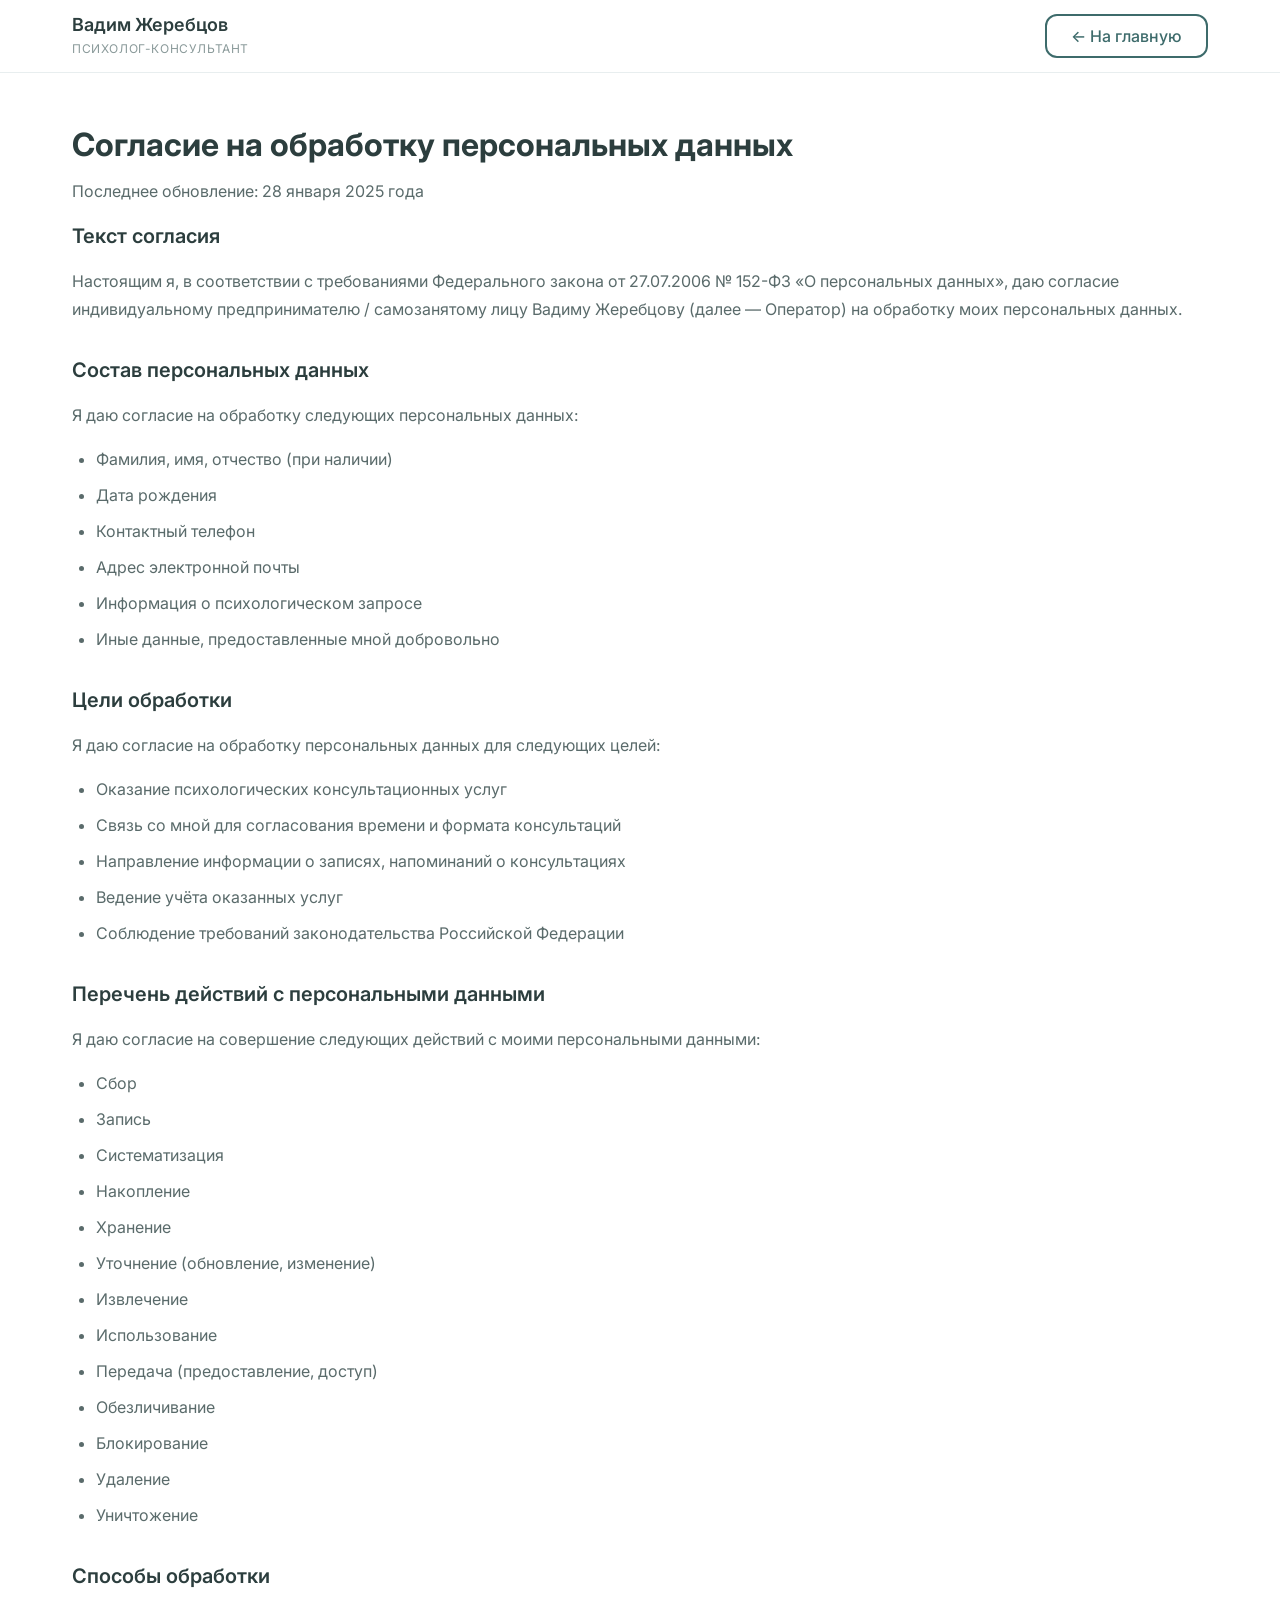
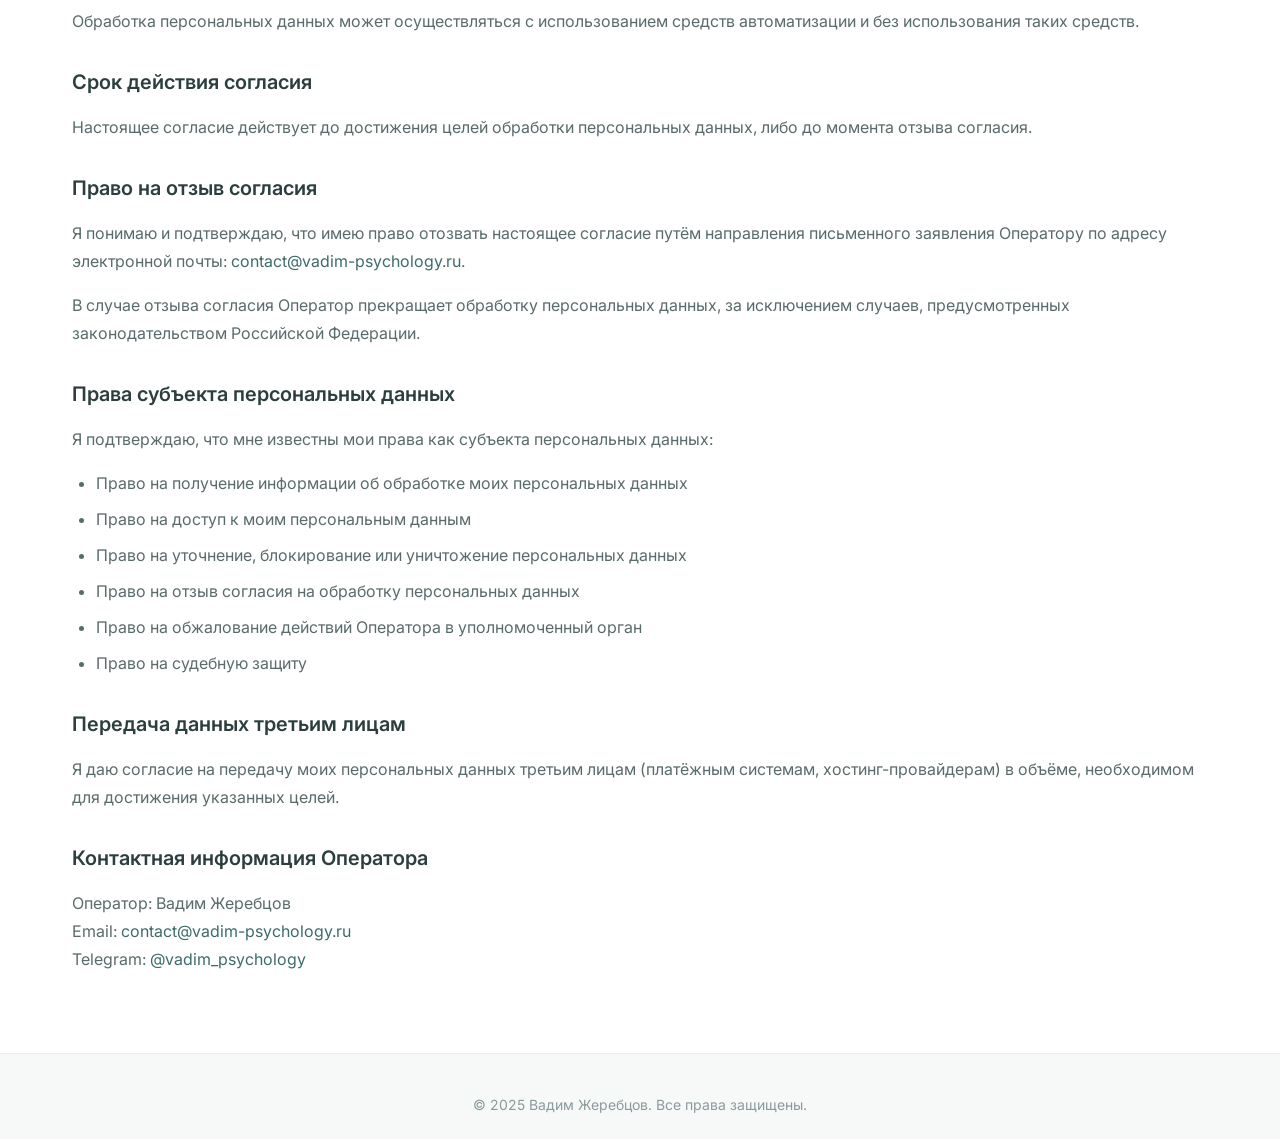
<file: consent.html>
<!DOCTYPE html>
<html lang="ru">
<head>
    <meta charset="UTF-8">
    <meta name="viewport" content="width=device-width, initial-scale=1.0">
    <meta name="description" content="Согласие на обработку персональных данных">
    <meta name="robots" content="noindex, follow">
    <title>Согласие на обработку данных — Вадим Жеребцов</title>
    <link rel="icon" type="image/svg+xml" href="assets/favicon.svg">
    <link rel="preconnect" href="https://fonts.googleapis.com">
    <link rel="preconnect" href="https://fonts.gstatic.com" crossorigin>
    <link href="https://fonts.googleapis.com/css2?family=Inter:wght@300;400;500;600&display=swap" rel="stylesheet">
    <link rel="stylesheet" href="css/styles.css">
</head>
<body class="legal-page">
    <a href="#main-content" class="skip-link">Перейти к основному содержанию</a>
    
    <header class="header" role="banner">
        <div class="container header-container">
            <a href="index.html" class="logo" aria-label="На главную">
                <span class="logo-text">Вадим Жеребцов</span>
                <span class="logo-subtitle">психолог-консультант</span>
            </a>
            <a href="index.html" class="btn btn-secondary">← На главную</a>
        </div>
    </header>
    
    <main id="main-content" class="legal-content">
        <div class="container">
            <h1>Согласие на обработку персональных данных</h1>
            <p class="legal-date">Последнее обновление: 28 января 2025 года</p>
            
            <section>
                <h2>Текст согласия</h2>
                <p>
                    Настоящим я, в соответствии с требованиями Федерального закона от 27.07.2006 № 152-ФЗ 
                    «О персональных данных», даю согласие индивидуальному предпринимателю / самозанятому лицу 
                    Вадиму Жеребцову (далее — Оператор) на обработку моих персональных данных.
                </p>
            </section>
            
            <section>
                <h2>Состав персональных данных</h2>
                <p>Я даю согласие на обработку следующих персональных данных:</p>
                <ul>
                    <li>Фамилия, имя, отчество (при наличии)</li>
                    <li>Дата рождения</li>
                    <li>Контактный телефон</li>
                    <li>Адрес электронной почты</li>
                    <li>Информация о психологическом запросе</li>
                    <li>Иные данные, предоставленные мной добровольно</li>
                </ul>
            </section>
            
            <section>
                <h2>Цели обработки</h2>
                <p>Я даю согласие на обработку персональных данных для следующих целей:</p>
                <ul>
                    <li>Оказание психологических консультационных услуг</li>
                    <li>Связь со мной для согласования времени и формата консультаций</li>
                    <li>Направление информации о записях, напоминаний о консультациях</li>
                    <li>Ведение учёта оказанных услуг</li>
                    <li>Соблюдение требований законодательства Российской Федерации</li>
                </ul>
            </section>
            
            <section>
                <h2>Перечень действий с персональными данными</h2>
                <p>Я даю согласие на совершение следующих действий с моими персональными данными:</p>
                <ul>
                    <li>Сбор</li>
                    <li>Запись</li>
                    <li>Систематизация</li>
                    <li>Накопление</li>
                    <li>Хранение</li>
                    <li>Уточнение (обновление, изменение)</li>
                    <li>Извлечение</li>
                    <li>Использование</li>
                    <li>Передача (предоставление, доступ)</li>
                    <li>Обезличивание</li>
                    <li>Блокирование</li>
                    <li>Удаление</li>
                    <li>Уничтожение</li>
                </ul>
            </section>
            
            <section>
                <h2>Способы обработки</h2>
                <p>
                    Обработка персональных данных может осуществляться с использованием средств автоматизации 
                    и без использования таких средств.
                </p>
            </section>
            
            <section>
                <h2>Срок действия согласия</h2>
                <p>
                    Настоящее согласие действует до достижения целей обработки персональных данных, 
                    либо до момента отзыва согласия.
                </p>
            </section>
            
            <section>
                <h2>Право на отзыв согласия</h2>
                <p>
                    Я понимаю и подтверждаю, что имею право отозвать настоящее согласие путём направления 
                    письменного заявления Оператору по адресу электронной почты: 
                    <a href="mailto:contact@vadim-psychology.ru">contact@vadim-psychology.ru</a>.
                </p>
                <p>
                    В случае отзыва согласия Оператор прекращает обработку персональных данных, 
                    за исключением случаев, предусмотренных законодательством Российской Федерации.
                </p>
            </section>
            
            <section>
                <h2>Права субъекта персональных данных</h2>
                <p>Я подтверждаю, что мне известны мои права как субъекта персональных данных:</p>
                <ul>
                    <li>Право на получение информации об обработке моих персональных данных</li>
                    <li>Право на доступ к моим персональным данным</li>
                    <li>Право на уточнение, блокирование или уничтожение персональных данных</li>
                    <li>Право на отзыв согласия на обработку персональных данных</li>
                    <li>Право на обжалование действий Оператора в уполномоченный орган</li>
                    <li>Право на судебную защиту</li>
                </ul>
            </section>
            
            <section>
                <h2>Передача данных третьим лицам</h2>
                <p>
                    Я даю согласие на передачу моих персональных данных третьим лицам 
                    (платёжным системам, хостинг-провайдерам) в объёме, необходимом для достижения указанных целей.
                </p>
            </section>
            
            <section>
                <h2>Контактная информация Оператора</h2>
                <p>
                    Оператор: Вадим Жеребцов<br>
                    Email: <a href="mailto:contact@vadim-psychology.ru">contact@vadim-psychology.ru</a><br>
                    Telegram: <a href="https://t.me/vadim_psychology">@vadim_psychology</a>
                </p>
            </section>
        </div>
    </main>
    
    <footer class="footer" role="contentinfo">
        <div class="container">
            <div class="footer-bottom">
                <p>© 2025 Вадим Жеребцов. Все права защищены.</p>
            </div>
        </div>
    </footer>
    
    <script src="js/main.js"></script>
</body>
</html>
</file>
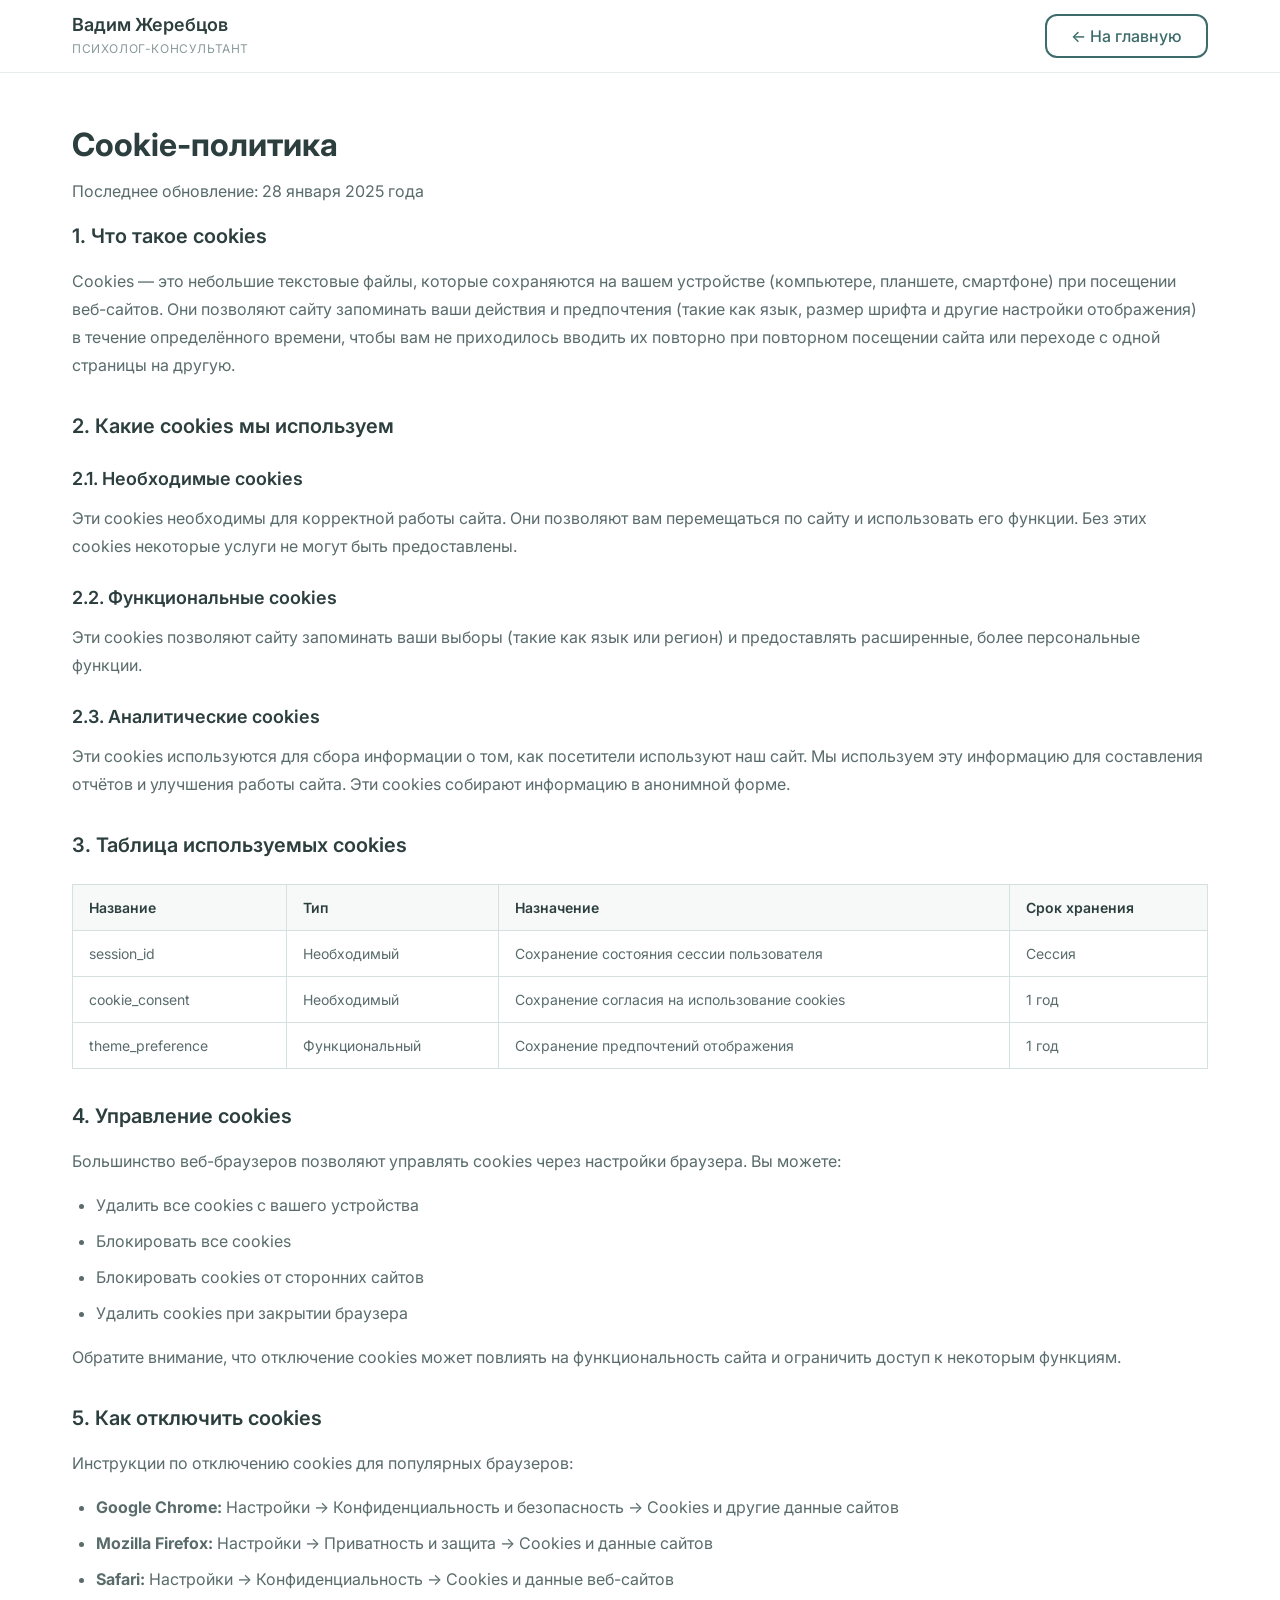
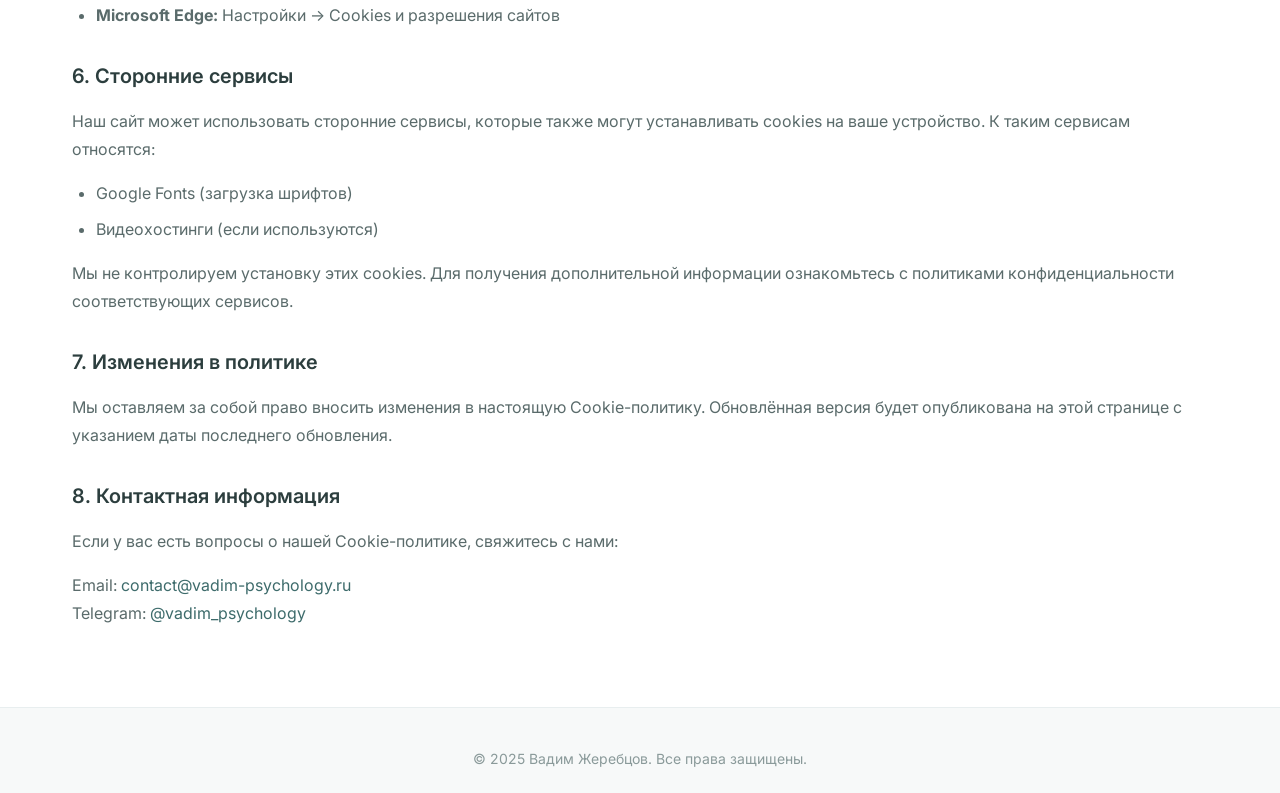
<file: cookies.html>
<!DOCTYPE html>
<html lang="ru">
<head>
    <meta charset="UTF-8">
    <meta name="viewport" content="width=device-width, initial-scale=1.0">
    <meta name="description" content="Политика использования cookies">
    <meta name="robots" content="noindex, follow">
    <title>Cookie-политика — Вадим Жеребцов</title>
    <link rel="icon" type="image/svg+xml" href="assets/favicon.svg">
    <link rel="preconnect" href="https://fonts.googleapis.com">
    <link rel="preconnect" href="https://fonts.gstatic.com" crossorigin>
    <link href="https://fonts.googleapis.com/css2?family=Inter:wght@300;400;500;600&display=swap" rel="stylesheet">
    <link rel="stylesheet" href="css/styles.css">
</head>
<body class="legal-page">
    <a href="#main-content" class="skip-link">Перейти к основному содержанию</a>
    
    <header class="header" role="banner">
        <div class="container header-container">
            <a href="index.html" class="logo" aria-label="На главную">
                <span class="logo-text">Вадим Жеребцов</span>
                <span class="logo-subtitle">психолог-консультант</span>
            </a>
            <a href="index.html" class="btn btn-secondary">← На главную</a>
        </div>
    </header>
    
    <main id="main-content" class="legal-content">
        <div class="container">
            <h1>Cookie-политика</h1>
            <p class="legal-date">Последнее обновление: 28 января 2025 года</p>
            
            <section>
                <h2>1. Что такое cookies</h2>
                <p>
                    Cookies — это небольшие текстовые файлы, которые сохраняются на вашем устройстве 
                    (компьютере, планшете, смартфоне) при посещении веб-сайтов. Они позволяют сайту 
                    запоминать ваши действия и предпочтения (такие как язык, размер шрифта и другие 
                    настройки отображения) в течение определённого времени, чтобы вам не приходилось 
                    вводить их повторно при повторном посещении сайта или переходе с одной страницы на другую.
                </p>
            </section>
            
            <section>
                <h2>2. Какие cookies мы используем</h2>
                
                <h3>2.1. Необходимые cookies</h3>
                <p>
                    Эти cookies необходимы для корректной работы сайта. Они позволяют вам перемещаться 
                    по сайту и использовать его функции. Без этих cookies некоторые услуги не могут быть предоставлены.
                </p>
                
                <h3>2.2. Функциональные cookies</h3>
                <p>
                    Эти cookies позволяют сайту запоминать ваши выборы (такие как язык или регион) 
                    и предоставлять расширенные, более персональные функции.
                </p>
                
                <h3>2.3. Аналитические cookies</h3>
                <p>
                    Эти cookies используются для сбора информации о том, как посетители используют наш сайт. 
                    Мы используем эту информацию для составления отчётов и улучшения работы сайта. 
                    Эти cookies собирают информацию в анонимной форме.
                </p>
            </section>
            
            <section>
                <h2>3. Таблица используемых cookies</h2>
                <table class="cookies-table">
                    <thead>
                        <tr>
                            <th>Название</th>
                            <th>Тип</th>
                            <th>Назначение</th>
                            <th>Срок хранения</th>
                        </tr>
                    </thead>
                    <tbody>
                        <tr>
                            <td>session_id</td>
                            <td>Необходимый</td>
                            <td>Сохранение состояния сессии пользователя</td>
                            <td>Сессия</td>
                        </tr>
                        <tr>
                            <td>cookie_consent</td>
                            <td>Необходимый</td>
                            <td>Сохранение согласия на использование cookies</td>
                            <td>1 год</td>
                        </tr>
                        <tr>
                            <td>theme_preference</td>
                            <td>Функциональный</td>
                            <td>Сохранение предпочтений отображения</td>
                            <td>1 год</td>
                        </tr>
                    </tbody>
                </table>
            </section>
            
            <section>
                <h2>4. Управление cookies</h2>
                <p>
                    Большинство веб-браузеров позволяют управлять cookies через настройки браузера. 
                    Вы можете:
                </p>
                <ul>
                    <li>Удалить все cookies с вашего устройства</li>
                    <li>Блокировать все cookies</li>
                    <li>Блокировать cookies от сторонних сайтов</li>
                    <li>Удалить cookies при закрытии браузера</li>
                </ul>
                <p>
                    Обратите внимание, что отключение cookies может повлиять на функциональность сайта 
                    и ограничить доступ к некоторым функциям.
                </p>
            </section>
            
            <section>
                <h2>5. Как отключить cookies</h2>
                <p>
                    Инструкции по отключению cookies для популярных браузеров:
                </p>
                <ul>
                    <li>
                        <strong>Google Chrome:</strong> Настройки → Конфиденциальность и безопасность → Cookies и другие данные сайтов
                    </li>
                    <li>
                        <strong>Mozilla Firefox:</strong> Настройки → Приватность и защита → Cookies и данные сайтов
                    </li>
                    <li>
                        <strong>Safari:</strong> Настройки → Конфиденциальность → Cookies и данные веб-сайтов
                    </li>
                    <li>
                        <strong>Microsoft Edge:</strong> Настройки → Cookies и разрешения сайтов
                    </li>
                </ul>
            </section>
            
            <section>
                <h2>6. Сторонние сервисы</h2>
                <p>
                    Наш сайт может использовать сторонние сервисы, которые также могут устанавливать cookies 
                    на ваше устройство. К таким сервисам относятся:
                </p>
                <ul>
                    <li>Google Fonts (загрузка шрифтов)</li>
                    <li>Видеохостинги (если используются)</li>
                </ul>
                <p>
                    Мы не контролируем установку этих cookies. Для получения дополнительной информации 
                    ознакомьтесь с политиками конфиденциальности соответствующих сервисов.
                </p>
            </section>
            
            <section>
                <h2>7. Изменения в политике</h2>
                <p>
                    Мы оставляем за собой право вносить изменения в настоящую Cookie-политику. 
                    Обновлённая версия будет опубликована на этой странице с указанием даты последнего обновления.
                </p>
            </section>
            
            <section>
                <h2>8. Контактная информация</h2>
                <p>
                    Если у вас есть вопросы о нашей Cookie-политике, свяжитесь с нами:
                </p>
                <p>
                    Email: <a href="mailto:contact@vadim-psychology.ru">contact@vadim-psychology.ru</a><br>
                    Telegram: <a href="https://t.me/vadim_psychology">@vadim_psychology</a>
                </p>
            </section>
        </div>
    </main>
    
    <footer class="footer" role="contentinfo">
        <div class="container">
            <div class="footer-bottom">
                <p>© 2025 Вадим Жеребцов. Все права защищены.</p>
            </div>
        </div>
    </footer>
    
    <script src="js/main.js"></script>
</body>
</html>
</file>
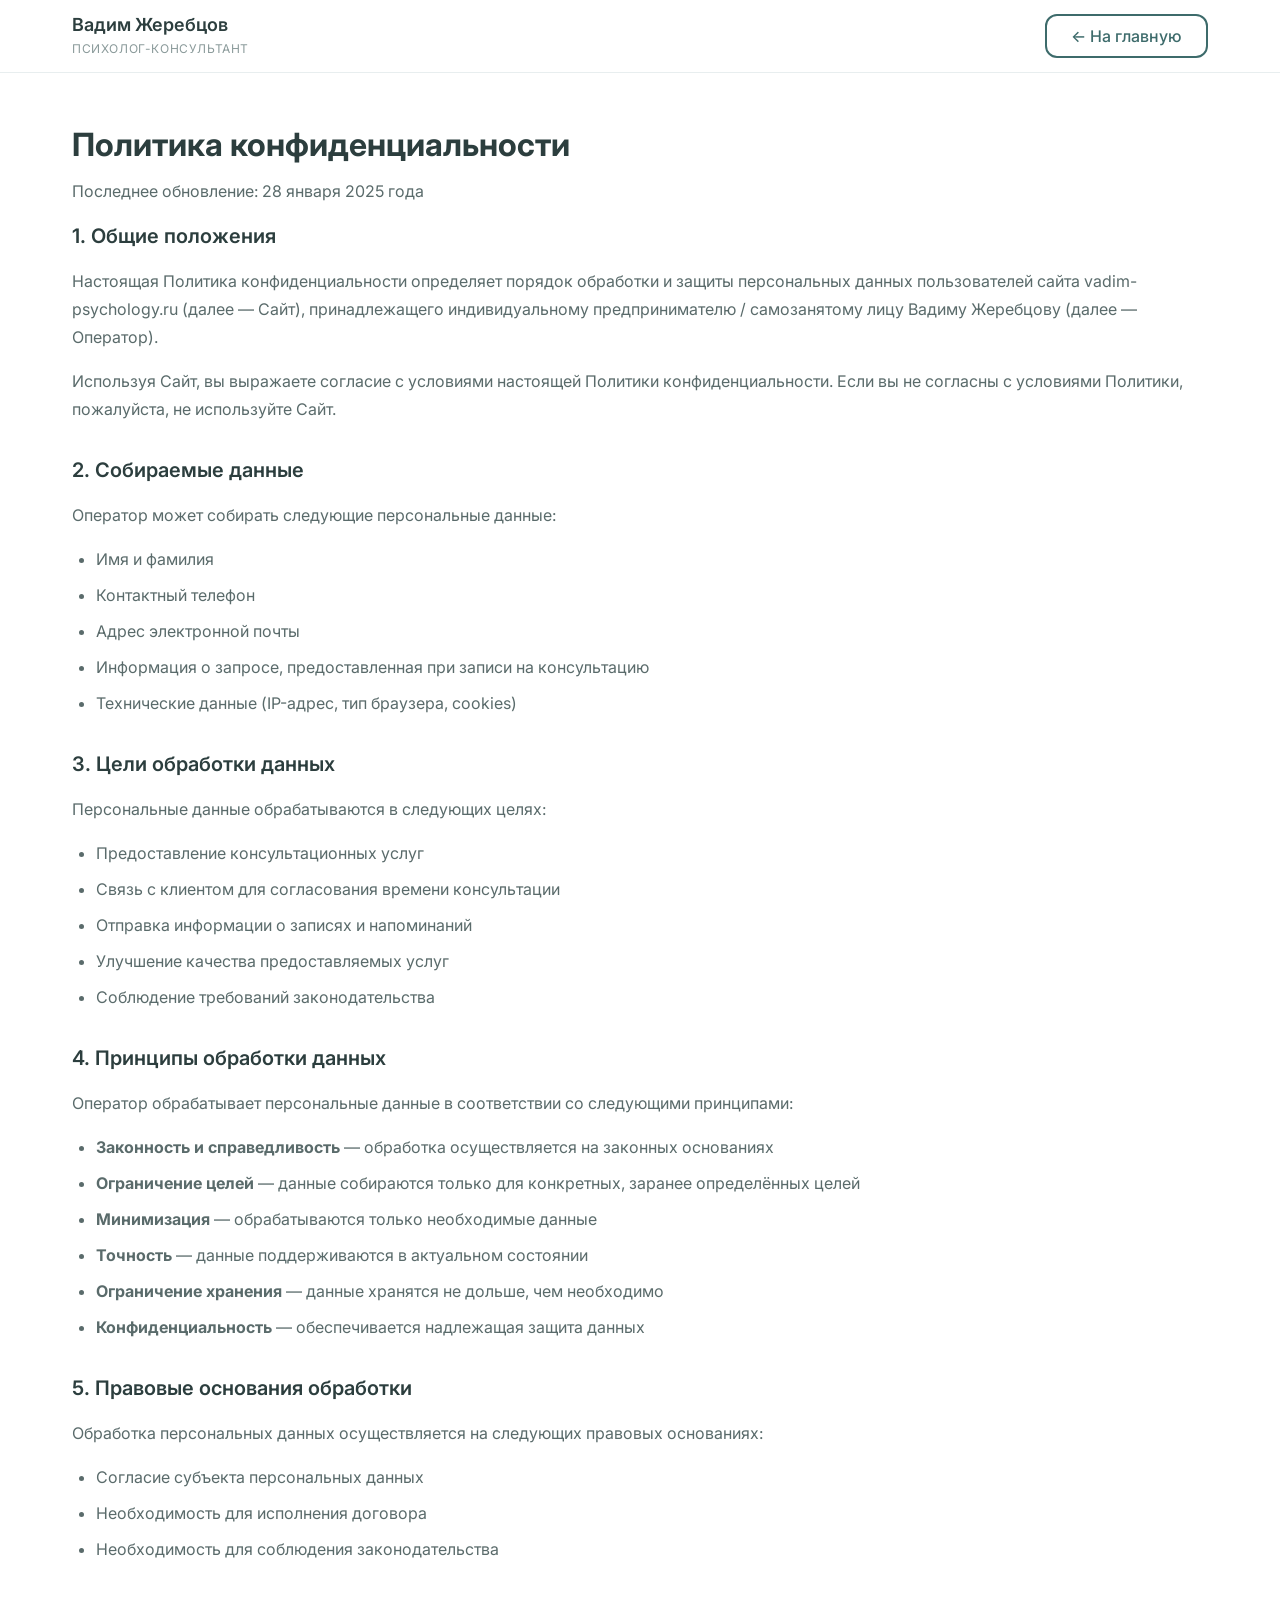
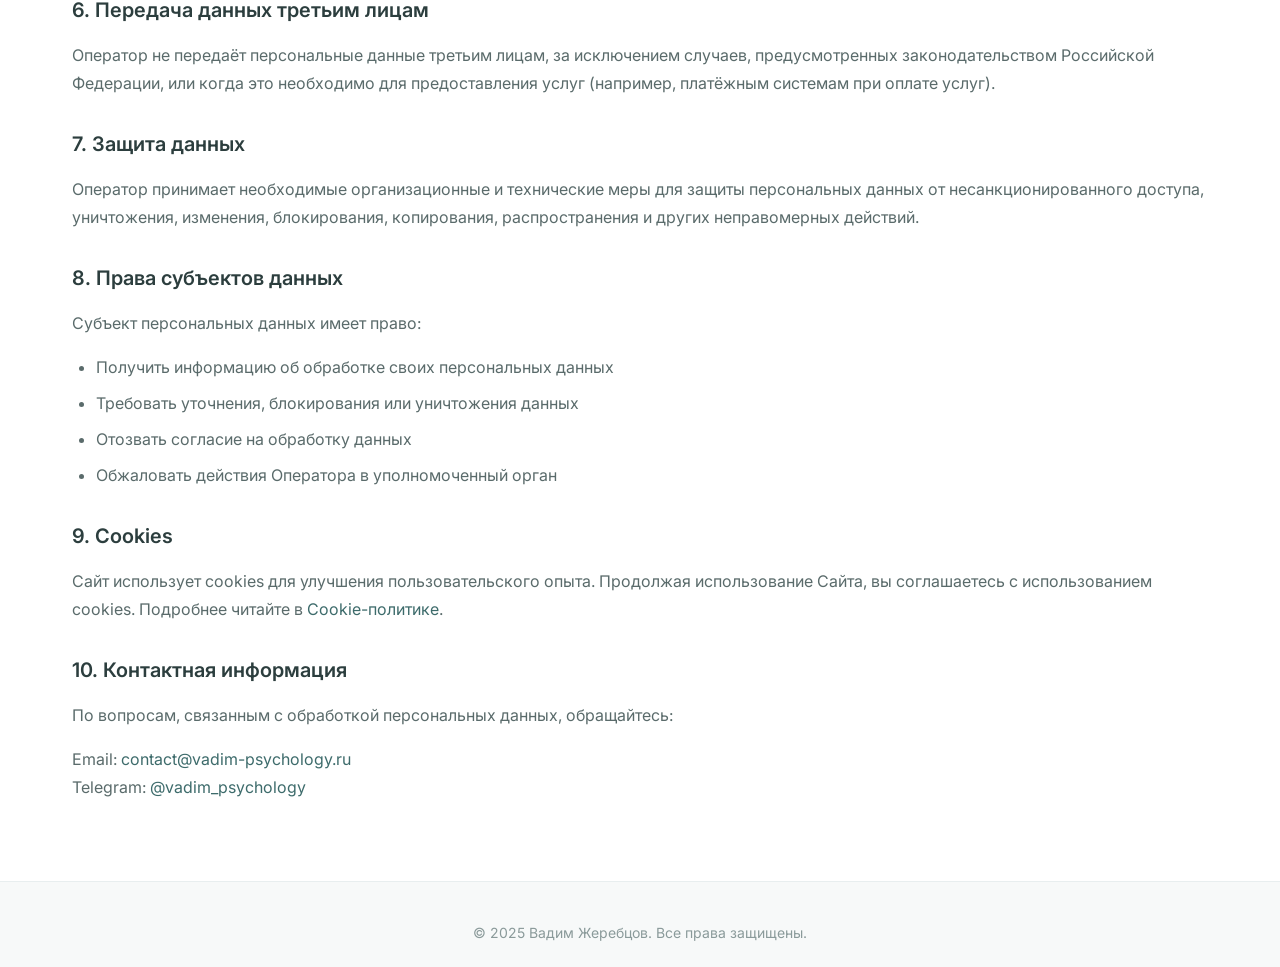
<file: privacy.html>
<!DOCTYPE html>
<html lang="ru">
<head>
    <meta charset="UTF-8">
    <meta name="viewport" content="width=device-width, initial-scale=1.0">
    <meta name="description" content="Политика конфиденциальности психологического консультирования Вадим Жеребцов">
    <meta name="robots" content="noindex, follow">
    <title>Политика конфиденциальности — Вадим Жеребцов</title>
    <link rel="icon" type="image/svg+xml" href="assets/favicon.svg">
    <link rel="preconnect" href="https://fonts.googleapis.com">
    <link rel="preconnect" href="https://fonts.gstatic.com" crossorigin>
    <link href="https://fonts.googleapis.com/css2?family=Inter:wght@300;400;500;600&display=swap" rel="stylesheet">
    <link rel="stylesheet" href="css/styles.css">
</head>
<body class="legal-page">
    <a href="#main-content" class="skip-link">Перейти к основному содержанию</a>
    
    <header class="header" role="banner">
        <div class="container header-container">
            <a href="index.html" class="logo" aria-label="На главную">
                <span class="logo-text">Вадим Жеребцов</span>
                <span class="logo-subtitle">психолог-консультант</span>
            </a>
            <a href="index.html" class="btn btn-secondary">← На главную</a>
        </div>
    </header>
    
    <main id="main-content" class="legal-content">
        <div class="container">
            <h1>Политика конфиденциальности</h1>
            <p class="legal-date">Последнее обновление: 28 января 2025 года</p>
            
            <section>
                <h2>1. Общие положения</h2>
                <p>
                    Настоящая Политика конфиденциальности определяет порядок обработки и защиты персональных данных 
                    пользователей сайта vadim-psychology.ru (далее — Сайт), принадлежащего индивидуальному 
                    предпринимателю / самозанятому лицу Вадиму Жеребцову (далее — Оператор).
                </p>
                <p>
                    Используя Сайт, вы выражаете согласие с условиями настоящей Политики конфиденциальности. 
                    Если вы не согласны с условиями Политики, пожалуйста, не используйте Сайт.
                </p>
            </section>
            
            <section>
                <h2>2. Собираемые данные</h2>
                <p>Оператор может собирать следующие персональные данные:</p>
                <ul>
                    <li>Имя и фамилия</li>
                    <li>Контактный телефон</li>
                    <li>Адрес электронной почты</li>
                    <li>Информация о запросе, предоставленная при записи на консультацию</li>
                    <li>Технические данные (IP-адрес, тип браузера, cookies)</li>
                </ul>
            </section>
            
            <section>
                <h2>3. Цели обработки данных</h2>
                <p>Персональные данные обрабатываются в следующих целях:</p>
                <ul>
                    <li>Предоставление консультационных услуг</li>
                    <li>Связь с клиентом для согласования времени консультации</li>
                    <li>Отправка информации о записях и напоминаний</li>
                    <li>Улучшение качества предоставляемых услуг</li>
                    <li>Соблюдение требований законодательства</li>
                </ul>
            </section>
            
            <section>
                <h2>4. Принципы обработки данных</h2>
                <p>Оператор обрабатывает персональные данные в соответствии со следующими принципами:</p>
                <ul>
                    <li><strong>Законность и справедливость</strong> — обработка осуществляется на законных основаниях</li>
                    <li><strong>Ограничение целей</strong> — данные собираются только для конкретных, заранее определённых целей</li>
                    <li><strong>Минимизация</strong> — обрабатываются только необходимые данные</li>
                    <li><strong>Точность</strong> — данные поддерживаются в актуальном состоянии</li>
                    <li><strong>Ограничение хранения</strong> — данные хранятся не дольше, чем необходимо</li>
                    <li><strong>Конфиденциальность</strong> — обеспечивается надлежащая защита данных</li>
                </ul>
            </section>
            
            <section>
                <h2>5. Правовые основания обработки</h2>
                <p>Обработка персональных данных осуществляется на следующих правовых основаниях:</p>
                <ul>
                    <li>Согласие субъекта персональных данных</li>
                    <li>Необходимость для исполнения договора</li>
                    <li>Необходимость для соблюдения законодательства</li>
                </ul>
            </section>
            
            <section>
                <h2>6. Передача данных третьим лицам</h2>
                <p>
                    Оператор не передаёт персональные данные третьим лицам, за исключением случаев, 
                    предусмотренных законодательством Российской Федерации, или когда это необходимо 
                    для предоставления услуг (например, платёжным системам при оплате услуг).
                </p>
            </section>
            
            <section>
                <h2>7. Защита данных</h2>
                <p>
                    Оператор принимает необходимые организационные и технические меры для защиты персональных данных 
                    от несанкционированного доступа, уничтожения, изменения, блокирования, копирования, 
                    распространения и других неправомерных действий.
                </p>
            </section>
            
            <section>
                <h2>8. Права субъектов данных</h2>
                <p>Субъект персональных данных имеет право:</p>
                <ul>
                    <li>Получить информацию об обработке своих персональных данных</li>
                    <li>Требовать уточнения, блокирования или уничтожения данных</li>
                    <li>Отозвать согласие на обработку данных</li>
                    <li>Обжаловать действия Оператора в уполномоченный орган</li>
                </ul>
            </section>
            
            <section>
                <h2>9. Cookies</h2>
                <p>
                    Сайт использует cookies для улучшения пользовательского опыта. Продолжая использование Сайта, 
                    вы соглашаетесь с использованием cookies. Подробнее читайте в <a href="cookies.html">Cookie-политике</a>.
                </p>
            </section>
            
            <section>
                <h2>10. Контактная информация</h2>
                <p>
                    По вопросам, связанным с обработкой персональных данных, обращайтесь:
                </p>
                <p>
                    Email: <a href="mailto:contact@vadim-psychology.ru">contact@vadim-psychology.ru</a><br>
                    Telegram: <a href="https://t.me/vadim_psychology">@vadim_psychology</a>
                </p>
            </section>
        </div>
    </main>
    
    <footer class="footer" role="contentinfo">
        <div class="container">
            <div class="footer-bottom">
                <p>© 2025 Вадим Жеребцов. Все права защищены.</p>
            </div>
        </div>
    </footer>
    
    <script src="js/main.js"></script>
</body>
</html>
</file>
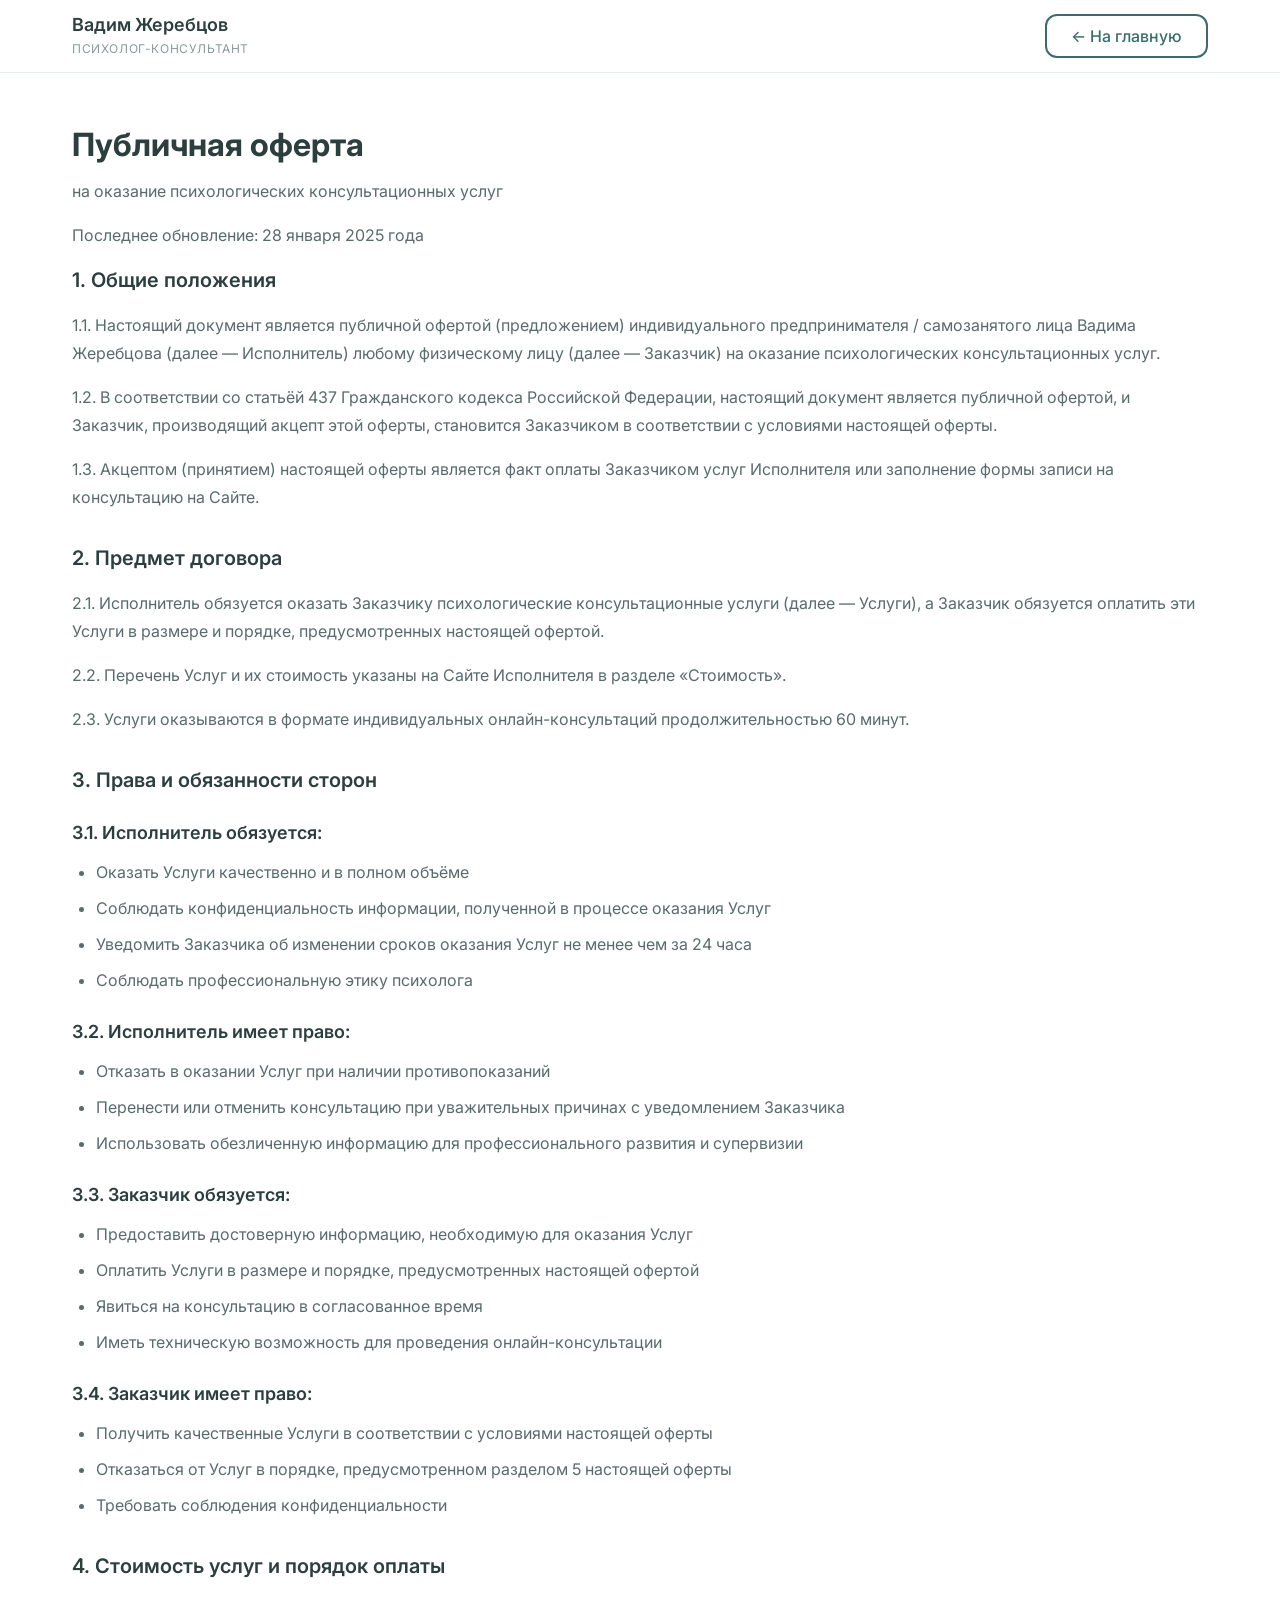
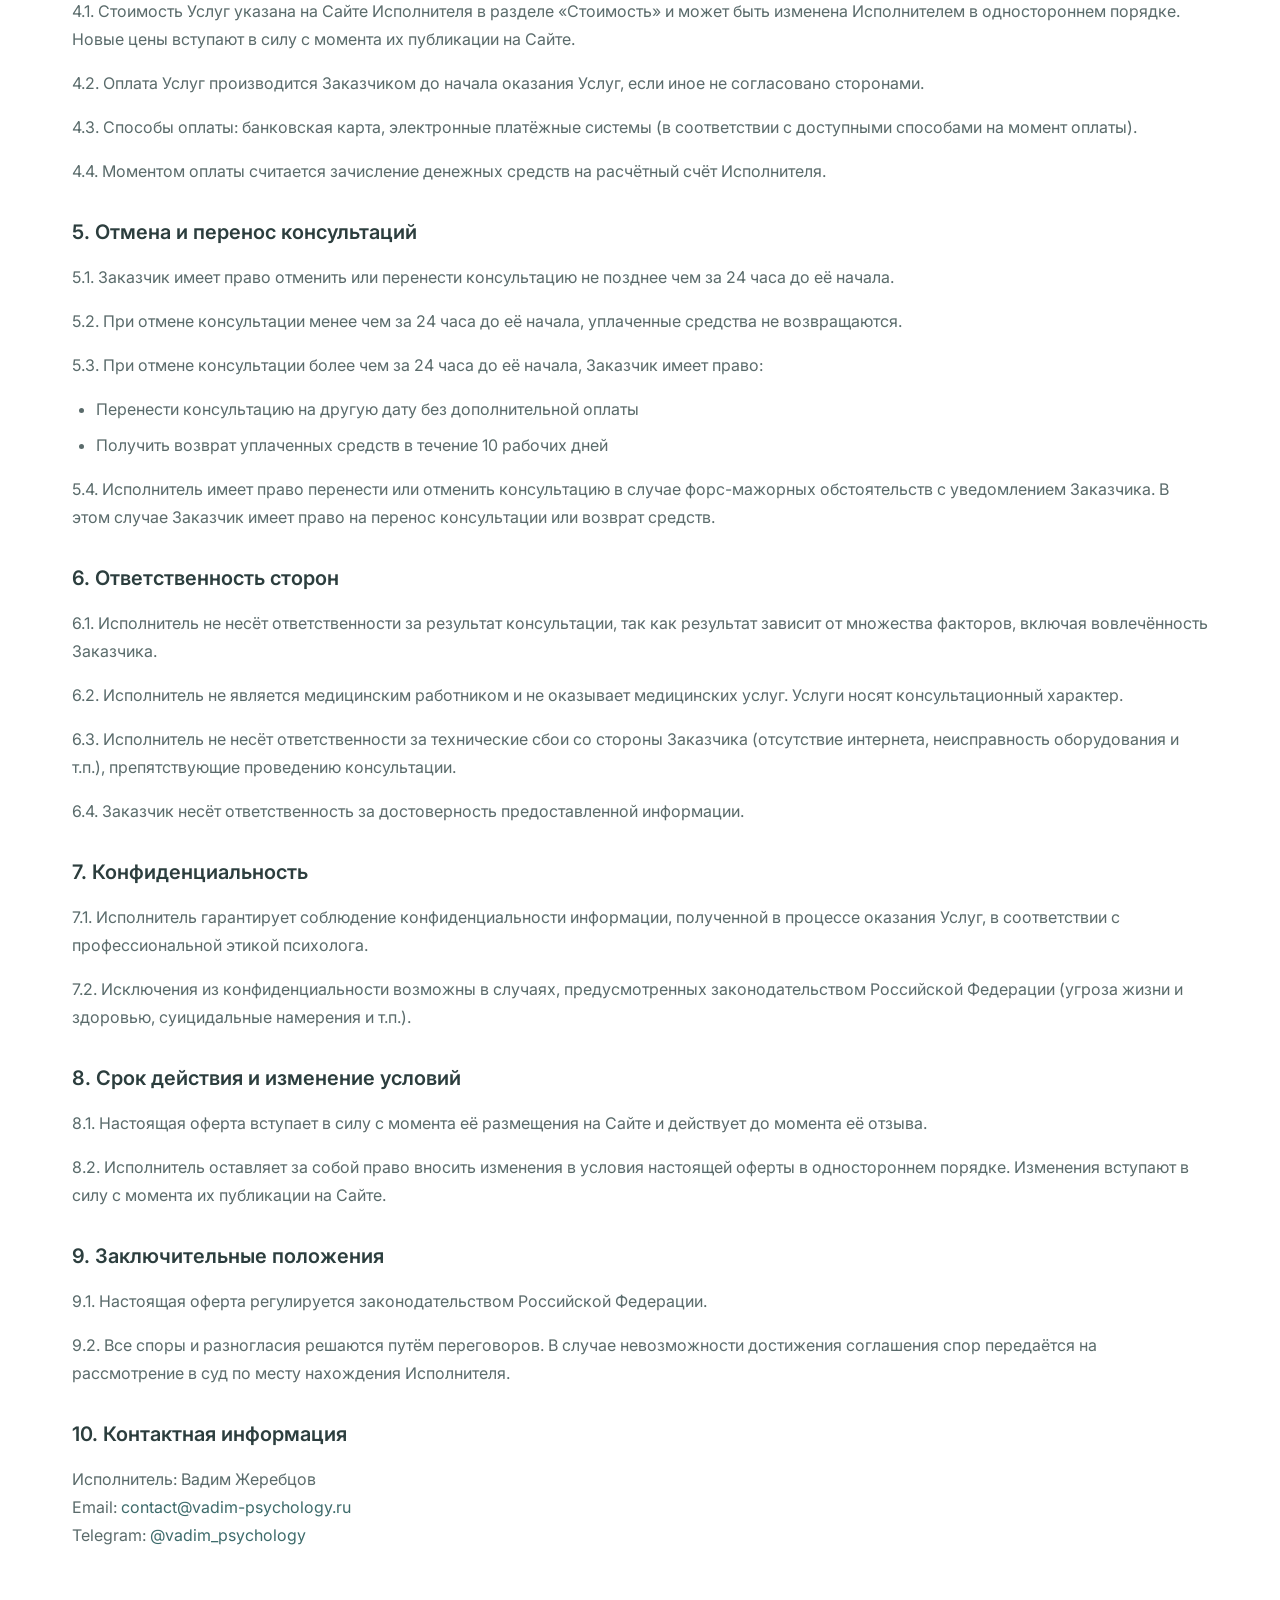
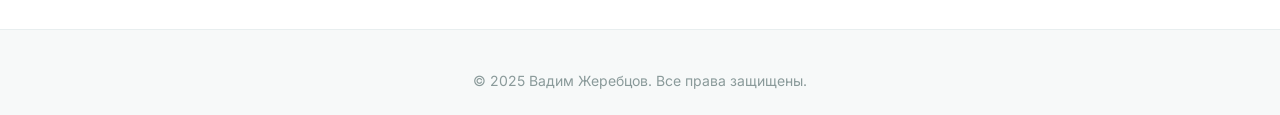
<file: terms.html>
<!DOCTYPE html>
<html lang="ru">
<head>
    <meta charset="UTF-8">
    <meta name="viewport" content="width=device-width, initial-scale=1.0">
    <meta name="description" content="Публичная оферта на оказание психологических консультационных услуг">
    <meta name="robots" content="noindex, follow">
    <title>Публичная оферта — Вадим Жеребцов</title>
    <link rel="icon" type="image/svg+xml" href="assets/favicon.svg">
    <link rel="preconnect" href="https://fonts.googleapis.com">
    <link rel="preconnect" href="https://fonts.gstatic.com" crossorigin>
    <link href="https://fonts.googleapis.com/css2?family=Inter:wght@300;400;500;600&display=swap" rel="stylesheet">
    <link rel="stylesheet" href="css/styles.css">
</head>
<body class="legal-page">
    <a href="#main-content" class="skip-link">Перейти к основному содержанию</a>
    
    <header class="header" role="banner">
        <div class="container header-container">
            <a href="index.html" class="logo" aria-label="На главную">
                <span class="logo-text">Вадим Жеребцов</span>
                <span class="logo-subtitle">психолог-консультант</span>
            </a>
            <a href="index.html" class="btn btn-secondary">← На главную</a>
        </div>
    </header>
    
    <main id="main-content" class="legal-content">
        <div class="container">
            <h1>Публичная оферта</h1>
            <p class="legal-date">на оказание психологических консультационных услуг</p>
            <p class="legal-date">Последнее обновление: 28 января 2025 года</p>
            
            <section>
                <h2>1. Общие положения</h2>
                <p>
                    1.1. Настоящий документ является публичной офертой (предложением) индивидуального предпринимателя 
                    / самозанятого лица Вадима Жеребцова (далее — Исполнитель) любому физическому лицу 
                    (далее — Заказчик) на оказание психологических консультационных услуг.
                </p>
                <p>
                    1.2. В соответствии со статьёй 437 Гражданского кодекса Российской Федерации, 
                    настоящий документ является публичной офертой, и Заказчик, производящий акцепт этой оферты, 
                    становится Заказчиком в соответствии с условиями настоящей оферты.
                </p>
                <p>
                    1.3. Акцептом (принятием) настоящей оферты является факт оплаты Заказчиком услуг Исполнителя 
                    или заполнение формы записи на консультацию на Сайте.
                </p>
            </section>
            
            <section>
                <h2>2. Предмет договора</h2>
                <p>
                    2.1. Исполнитель обязуется оказать Заказчику психологические консультационные услуги 
                    (далее — Услуги), а Заказчик обязуется оплатить эти Услуги в размере и порядке, 
                    предусмотренных настоящей офертой.
                </p>
                <p>
                    2.2. Перечень Услуг и их стоимость указаны на Сайте Исполнителя в разделе «Стоимость».
                </p>
                <p>
                    2.3. Услуги оказываются в формате индивидуальных онлайн-консультаций продолжительностью 60 минут.
                </p>
            </section>
            
            <section>
                <h2>3. Права и обязанности сторон</h2>
                
                <h3>3.1. Исполнитель обязуется:</h3>
                <ul>
                    <li>Оказать Услуги качественно и в полном объёме</li>
                    <li>Соблюдать конфиденциальность информации, полученной в процессе оказания Услуг</li>
                    <li>Уведомить Заказчика об изменении сроков оказания Услуг не менее чем за 24 часа</li>
                    <li>Соблюдать профессиональную этику психолога</li>
                </ul>
                
                <h3>3.2. Исполнитель имеет право:</h3>
                <ul>
                    <li>Отказать в оказании Услуг при наличии противопоказаний</li>
                    <li>Перенести или отменить консультацию при уважительных причинах с уведомлением Заказчика</li>
                    <li>Использовать обезличенную информацию для профессионального развития и супервизии</li>
                </ul>
                
                <h3>3.3. Заказчик обязуется:</h3>
                <ul>
                    <li>Предоставить достоверную информацию, необходимую для оказания Услуг</li>
                    <li>Оплатить Услуги в размере и порядке, предусмотренных настоящей офертой</li>
                    <li>Явиться на консультацию в согласованное время</li>
                    <li>Иметь техническую возможность для проведения онлайн-консультации</li>
                </ul>
                
                <h3>3.4. Заказчик имеет право:</h3>
                <ul>
                    <li>Получить качественные Услуги в соответствии с условиями настоящей оферты</li>
                    <li>Отказаться от Услуг в порядке, предусмотренном разделом 5 настоящей оферты</li>
                    <li>Требовать соблюдения конфиденциальности</li>
                </ul>
            </section>
            
            <section>
                <h2>4. Стоимость услуг и порядок оплаты</h2>
                <p>
                    4.1. Стоимость Услуг указана на Сайте Исполнителя в разделе «Стоимость» и может быть изменена 
                    Исполнителем в одностороннем порядке. Новые цены вступают в силу с момента их публикации на Сайте.
                </p>
                <p>
                    4.2. Оплата Услуг производится Заказчиком до начала оказания Услуг, если иное не согласовано сторонами.
                </p>
                <p>
                    4.3. Способы оплаты: банковская карта, электронные платёжные системы (в соответствии с доступными способами на момент оплаты).
                </p>
                <p>
                    4.4. Моментом оплаты считается зачисление денежных средств на расчётный счёт Исполнителя.
                </p>
            </section>
            
            <section>
                <h2>5. Отмена и перенос консультаций</h2>
                <p>
                    5.1. Заказчик имеет право отменить или перенести консультацию не позднее чем за 24 часа до её начала.
                </p>
                <p>
                    5.2. При отмене консультации менее чем за 24 часа до её начала, уплаченные средства не возвращаются.
                </p>
                <p>
                    5.3. При отмене консультации более чем за 24 часа до её начала, Заказчик имеет право:
                </p>
                <ul>
                    <li>Перенести консультацию на другую дату без дополнительной оплаты</li>
                    <li>Получить возврат уплаченных средств в течение 10 рабочих дней</li>
                </ul>
                <p>
                    5.4. Исполнитель имеет право перенести или отменить консультацию в случае форс-мажорных обстоятельств 
                    с уведомлением Заказчика. В этом случае Заказчик имеет право на перенос консультации или возврат средств.
                </p>
            </section>
            
            <section>
                <h2>6. Ответственность сторон</h2>
                <p>
                    6.1. Исполнитель не несёт ответственности за результат консультации, 
                    так как результат зависит от множества факторов, включая вовлечённость Заказчика.
                </p>
                <p>
                    6.2. Исполнитель не является медицинским работником и не оказывает медицинских услуг. 
                    Услуги носят консультационный характер.
                </p>
                <p>
                    6.3. Исполнитель не несёт ответственности за технические сбои со стороны Заказчика 
                    (отсутствие интернета, неисправность оборудования и т.п.), препятствующие проведению консультации.
                </p>
                <p>
                    6.4. Заказчик несёт ответственность за достоверность предоставленной информации.
                </p>
            </section>
            
            <section>
                <h2>7. Конфиденциальность</h2>
                <p>
                    7.1. Исполнитель гарантирует соблюдение конфиденциальности информации, 
                    полученной в процессе оказания Услуг, в соответствии с профессиональной этикой психолога.
                </p>
                <p>
                    7.2. Исключения из конфиденциальности возможны в случаях, предусмотренных законодательством 
                    Российской Федерации (угроза жизни и здоровью, суицидальные намерения и т.п.).
                </p>
            </section>
            
            <section>
                <h2>8. Срок действия и изменение условий</h2>
                <p>
                    8.1. Настоящая оферта вступает в силу с момента её размещения на Сайте и действует до момента её отзыва.
                </p>
                <p>
                    8.2. Исполнитель оставляет за собой право вносить изменения в условия настоящей оферты 
                    в одностороннем порядке. Изменения вступают в силу с момента их публикации на Сайте.
                </p>
            </section>
            
            <section>
                <h2>9. Заключительные положения</h2>
                <p>
                    9.1. Настоящая оферта регулируется законодательством Российской Федерации.
                </p>
                <p>
                    9.2. Все споры и разногласия решаются путём переговоров. В случае невозможности достижения соглашения 
                    спор передаётся на рассмотрение в суд по месту нахождения Исполнителя.
                </p>
            </section>
            
            <section>
                <h2>10. Контактная информация</h2>
                <p>
                    Исполнитель: Вадим Жеребцов<br>
                    Email: <a href="mailto:contact@vadim-psychology.ru">contact@vadim-psychology.ru</a><br>
                    Telegram: <a href="https://t.me/vadim_psychology">@vadim_psychology</a>
                </p>
            </section>
        </div>
    </main>
    
    <footer class="footer" role="contentinfo">
        <div class="container">
            <div class="footer-bottom">
                <p>© 2025 Вадим Жеребцов. Все права защищены.</p>
            </div>
        </div>
    </footer>
    
    <script src="js/main.js"></script>
</body>
</html>
</file>
<file: css/styles.css>
/* ========================================
   VADIM PSYCHOLOGY - MAIN STYLES
   Professional, bank-friendly, VTB-ready
   ======================================== */

/* CSS Variables */
:root {
    /* Colors - Calm, professional palette */
    --color-primary: #3D6B6B;
    --color-primary-dark: #2A4A4A;
    --color-primary-light: #5A8A8A;
    --color-accent: #4A7C7C;
    
    --color-bg: #FFFFFF;
    --color-bg-alt: #F7F9F9;
    --color-bg-dark: #E8EEEF;
    
    --color-text: #2C3E3E;
    --color-text-light: #5A6B6B;
    --color-text-muted: #8A9A9A;
    
    --color-border: #D5E0E0;
    --color-border-light: #E8EEEF;
    
    --color-success: #4A7C59;
    --color-warning: #C9A227;
    --color-error: #B85450;
    
    /* Typography */
    --font-family: 'Inter', -apple-system, BlinkMacSystemFont, 'Segoe UI', Roboto, sans-serif;
    --font-size-xs: 0.75rem;
    --font-size-sm: 0.875rem;
    --font-size-base: 1rem;
    --font-size-lg: 1.125rem;
    --font-size-xl: 1.25rem;
    --font-size-2xl: 1.5rem;
    --font-size-3xl: 2rem;
    --font-size-4xl: 2.5rem;
    --font-size-5xl: 3rem;
    
    --font-weight-light: 300;
    --font-weight-normal: 400;
    --font-weight-medium: 500;
    --font-weight-semibold: 600;
    --font-weight-bold: 700;
    
    --line-height-tight: 1.25;
    --line-height-normal: 1.5;
    --line-height-relaxed: 1.75;
    
    /* Spacing */
    --space-1: 0.25rem;
    --space-2: 0.5rem;
    --space-3: 0.75rem;
    --space-4: 1rem;
    --space-5: 1.25rem;
    --space-6: 1.5rem;
    --space-8: 2rem;
    --space-10: 2.5rem;
    --space-12: 3rem;
    --space-16: 4rem;
    --space-20: 5rem;
    --space-24: 6rem;
    
    /* Border radius */
    --radius-sm: 0.25rem;
    --radius-md: 0.5rem;
    --radius-lg: 0.75rem;
    --radius-xl: 1rem;
    --radius-full: 9999px;
    
    /* Shadows */
    --shadow-sm: 0 1px 2px rgba(0, 0, 0, 0.05);
    --shadow-md: 0 4px 6px -1px rgba(0, 0, 0, 0.1), 0 2px 4px -1px rgba(0, 0, 0, 0.06);
    --shadow-lg: 0 10px 15px -3px rgba(0, 0, 0, 0.1), 0 4px 6px -2px rgba(0, 0, 0, 0.05);
    --shadow-xl: 0 20px 25px -5px rgba(0, 0, 0, 0.1), 0 10px 10px -5px rgba(0, 0, 0, 0.04);
    
    /* Transitions */
    --transition-fast: 150ms ease;
    --transition-base: 250ms ease;
    --transition-slow: 350ms ease;
    
    /* Container */
    --container-max: 1200px;
    --container-padding: var(--space-4);
}

/* Reset & Base */
*, *::before, *::after {
    box-sizing: border-box;
    margin: 0;
    padding: 0;
}

html {
    scroll-behavior: smooth;
    -webkit-text-size-adjust: 100%;
    -webkit-font-smoothing: antialiased;
    -moz-osx-font-smoothing: grayscale;
}

@media (prefers-reduced-motion: reduce) {
    html {
        scroll-behavior: auto;
    }
    
    *, *::before, *::after {
        animation-duration: 0.01ms !important;
        animation-iteration-count: 1 !important;
        transition-duration: 0.01ms !important;
    }
}

body {
    font-family: var(--font-family);
    font-size: var(--font-size-base);
    font-weight: var(--font-weight-normal);
    line-height: var(--line-height-normal);
    color: var(--color-text);
    background-color: var(--color-bg);
}

img {
    max-width: 100%;
    height: auto;
    display: block;
}

a {
    color: var(--color-primary);
    text-decoration: none;
    transition: color var(--transition-fast);
}

a:hover {
    color: var(--color-primary-dark);
}

a:focus-visible {
    outline: 2px solid var(--color-primary);
    outline-offset: 2px;
}

button {
    font-family: inherit;
    cursor: pointer;
    border: none;
    background: none;
}

ul, ol {
    list-style: none;
}

/* Skip Link (Accessibility) */
.skip-link {
    position: absolute;
    top: -100%;
    left: 50%;
    transform: translateX(-50%);
    padding: var(--space-3) var(--space-6);
    background: var(--color-primary);
    color: white;
    font-weight: var(--font-weight-medium);
    border-radius: var(--radius-md);
    z-index: 9999;
    transition: top var(--transition-fast);
}

.skip-link:focus {
    top: var(--space-4);
}

/* Container */
.container {
    width: 100%;
    max-width: var(--container-max);
    margin: 0 auto;
    padding-left: var(--container-padding);
    padding-right: var(--container-padding);
}

/* Buttons */
.btn {
    display: inline-flex;
    align-items: center;
    justify-content: center;
    gap: var(--space-2);
    padding: var(--space-3) var(--space-6);
    font-size: var(--font-size-base);
    font-weight: var(--font-weight-medium);
    line-height: 1;
    border-radius: var(--radius-lg);
    transition: all var(--transition-fast);
    text-align: center;
}

.btn:disabled {
    opacity: 0.6;
    cursor: not-allowed;
}

.btn-primary {
    background-color: var(--color-primary);
    color: white;
}

.btn-primary:hover:not(:disabled) {
    background-color: var(--color-primary-dark);
    color: white;
}

.btn-secondary {
    background-color: transparent;
    color: var(--color-primary);
    border: 2px solid var(--color-primary);
}

.btn-secondary:hover:not(:disabled) {
    background-color: var(--color-primary);
    color: white;
}

.btn-large {
    padding: var(--space-4) var(--space-8);
    font-size: var(--font-size-lg);
}

/* Header */
.header {
    position: sticky;
    top: 0;
    background-color: var(--color-bg);
    border-bottom: 1px solid var(--color-border-light);
    z-index: 100;
}

.header-container {
    display: flex;
    align-items: center;
    justify-content: space-between;
    height: 72px;
}

.logo {
    display: flex;
    flex-direction: column;
    gap: var(--space-1);
}

.logo-text {
    font-size: var(--font-size-lg);
    font-weight: var(--font-weight-semibold);
    color: var(--color-text);
    line-height: 1.2;
}

.logo-subtitle {
    font-size: var(--font-size-xs);
    font-weight: var(--font-weight-normal);
    color: var(--color-text-muted);
    text-transform: uppercase;
    letter-spacing: 0.05em;
}

/* Navigation */
.nav {
    display: none;
}

.nav-menu {
    display: flex;
    gap: var(--space-8);
}

.nav-link {
    font-size: var(--font-size-sm);
    font-weight: var(--font-weight-medium);
    color: var(--color-text);
    padding: var(--space-2) 0;
    position: relative;
}

.nav-link::after {
    content: '';
    position: absolute;
    bottom: 0;
    left: 0;
    width: 0;
    height: 2px;
    background-color: var(--color-primary);
    transition: width var(--transition-fast);
}

.nav-link:hover {
    color: var(--color-primary);
}

.nav-link:hover::after {
    width: 100%;
}

.nav-toggle {
    display: flex;
    flex-direction: column;
    gap: 5px;
    padding: var(--space-2);
}

.nav-toggle-line {
    width: 24px;
    height: 2px;
    background-color: var(--color-text);
    transition: all var(--transition-fast);
}

.header-cta {
    display: none;
}

/* Hero Section */
.hero {
    padding: var(--space-12) 0;
    background: linear-gradient(135deg, var(--color-bg) 0%, var(--color-bg-alt) 100%);
}

.hero-container {
    display: flex;
    flex-direction: column;
    gap: var(--space-10);
}

.hero-content {
    text-align: center;
}

.hero-title {
    font-size: var(--font-size-3xl);
    font-weight: var(--font-weight-bold);
    line-height: var(--line-height-tight);
    color: var(--color-text);
    margin-bottom: var(--space-4);
}

.hero-subtitle {
    font-size: var(--font-size-lg);
    font-weight: var(--font-weight-normal);
    color: var(--color-text-light);
    margin-bottom: var(--space-8);
    max-width: 500px;
    margin-left: auto;
    margin-right: auto;
}

.hero-buttons {
    display: flex;
    flex-direction: column;
    gap: var(--space-4);
    margin-bottom: var(--space-6);
}

.hero-note {
    font-size: var(--font-size-sm);
    color: var(--color-text-muted);
}

.hero-image {
    display: flex;
    justify-content: center;
}

.hero-image img {
    width: 280px;
    height: 350px;
    object-fit: cover;
    border-radius: var(--radius-xl);
    box-shadow: var(--shadow-xl);
}

/* Section Styles */
.section {
    padding: var(--space-16) 0;
}

.section-alt {
    background-color: var(--color-bg-alt);
}

.section-title {
    font-size: var(--font-size-2xl);
    font-weight: var(--font-weight-bold);
    color: var(--color-text);
    text-align: center;
    margin-bottom: var(--space-4);
}

.section-subtitle {
    font-size: var(--font-size-base);
    color: var(--color-text-light);
    text-align: center;
    max-width: 600px;
    margin: 0 auto var(--space-10);
}

/* Services Section */
.services-grid {
    display: grid;
    gap: var(--space-6);
}

.service-card {
    background-color: var(--color-bg);
    padding: var(--space-6);
    border-radius: var(--radius-lg);
    box-shadow: var(--shadow-sm);
    border: 1px solid var(--color-border-light);
    transition: all var(--transition-base);
}

.service-card:hover {
    box-shadow: var(--shadow-md);
    transform: translateY(-2px);
}

.service-icon {
    color: var(--color-primary);
    margin-bottom: var(--space-4);
}

.service-title {
    font-size: var(--font-size-lg);
    font-weight: var(--font-weight-semibold);
    color: var(--color-text);
    margin-bottom: var(--space-2);
}

.service-description {
    font-size: var(--font-size-sm);
    color: var(--color-text-light);
    line-height: var(--line-height-relaxed);
}

/* Format Section */
.format-grid {
    display: grid;
    gap: var(--space-8);
}

.format-item {
    text-align: center;
}

.format-icon {
    color: var(--color-primary);
    margin-bottom: var(--space-4);
    display: flex;
    justify-content: center;
}

.format-title {
    font-size: var(--font-size-xl);
    font-weight: var(--font-weight-semibold);
    color: var(--color-text);
    margin-bottom: var(--space-2);
}

.format-description {
    font-size: var(--font-size-sm);
    color: var(--color-text-light);
    max-width: 300px;
    margin: 0 auto;
}

/* Methods Section */
.methods-list {
    display: flex;
    flex-direction: column;
    gap: var(--space-6);
    max-width: 800px;
    margin: 0 auto;
}

.method-item {
    display: flex;
    gap: var(--space-6);
    padding: var(--space-6);
    background-color: var(--color-bg);
    border-radius: var(--radius-lg);
    border: 1px solid var(--color-border-light);
}

.method-number {
    font-size: var(--font-size-2xl);
    font-weight: var(--font-weight-bold);
    color: var(--color-primary);
    line-height: 1;
    flex-shrink: 0;
    min-width: 50px;
}

.method-title {
    font-size: var(--font-size-lg);
    font-weight: var(--font-weight-semibold);
    color: var(--color-text);
    margin-bottom: var(--space-2);
}

.method-description {
    font-size: var(--font-size-sm);
    color: var(--color-text-light);
    line-height: var(--line-height-relaxed);
}

/* About Section */
.about-grid {
    display: flex;
    flex-direction: column;
    gap: var(--space-10);
}

.about-image {
    display: flex;
    justify-content: center;
}

.about-image img {
    width: 100%;
    max-width: 400px;
    height: 500px;
    object-fit: cover;
    border-radius: var(--radius-xl);
    box-shadow: var(--shadow-lg);
}

.about-content {
    text-align: center;
}

.about-title {
    text-align: center;
    margin-bottom: var(--space-4);
}

.about-name {
    font-size: var(--font-size-2xl);
    font-weight: var(--font-weight-bold);
    color: var(--color-text);
    margin-bottom: var(--space-1);
}

.about-role {
    font-size: var(--font-size-base);
    color: var(--color-primary);
    font-weight: var(--font-weight-medium);
    margin-bottom: var(--space-6);
}

.about-text {
    display: flex;
    flex-direction: column;
    gap: var(--space-4);
    margin-bottom: var(--space-8);
}

.about-text p {
    font-size: var(--font-size-base);
    color: var(--color-text-light);
    line-height: var(--line-height-relaxed);
}

.about-values {
    display: flex;
    flex-direction: column;
    gap: var(--space-3);
    align-items: center;
}

.value-item {
    display: flex;
    align-items: center;
    gap: var(--space-2);
    font-size: var(--font-size-sm);
    color: var(--color-text);
}

.value-icon {
    color: var(--color-success);
    font-weight: var(--font-weight-bold);
}

/* Education Section */
.education-content {
    display: flex;
    flex-direction: column;
    gap: var(--space-10);
}

.education-subtitle {
    font-size: var(--font-size-lg);
    font-weight: var(--font-weight-semibold);
    color: var(--color-text);
    margin-bottom: var(--space-4);
}

.education-list {
    display: flex;
    flex-direction: column;
    gap: var(--space-3);
}

.education-list li {
    position: relative;
    padding-left: var(--space-6);
    font-size: var(--font-size-base);
    color: var(--color-text-light);
}

.education-list li::before {
    content: '•';
    position: absolute;
    left: 0;
    color: var(--color-primary);
    font-weight: var(--font-weight-bold);
}

.diplomas-title {
    font-size: var(--font-size-lg);
    font-weight: var(--font-weight-semibold);
    color: var(--color-text);
    margin-bottom: var(--space-4);
}

.diplomas-grid {
    display: grid;
    gap: var(--space-4);
}

.diploma-card {
    position: relative;
    overflow: hidden;
    border-radius: var(--radius-lg);
    box-shadow: var(--shadow-md);
    cursor: pointer;
    transition: all var(--transition-base);
    background: none;
    padding: 0;
}

.diploma-card:hover {
    transform: scale(1.02);
    box-shadow: var(--shadow-lg);
}

.diploma-card img {
    width: 100%;
    height: 200px;
    object-fit: cover;
}

.diploma-label {
    position: absolute;
    bottom: 0;
    left: 0;
    right: 0;
    padding: var(--space-3);
    background: linear-gradient(transparent, rgba(0, 0, 0, 0.7));
    color: white;
    font-size: var(--font-size-sm);
    font-weight: var(--font-weight-medium);
}

/* Pricing Section */
.pricing-grid {
    display: grid;
    gap: var(--space-6);
    max-width: 1000px;
    margin: 0 auto;
}

.pricing-card {
    position: relative;
    background-color: var(--color-bg);
    padding: var(--space-8);
    border-radius: var(--radius-xl);
    box-shadow: var(--shadow-md);
    border: 2px solid var(--color-border-light);
    text-align: center;
    transition: all var(--transition-base);
}

.pricing-card:hover {
    box-shadow: var(--shadow-lg);
}

.pricing-card-featured {
    border-color: var(--color-primary);
    transform: scale(1.02);
}

.pricing-badge {
    position: absolute;
    top: -12px;
    left: 50%;
    transform: translateX(-50%);
    background-color: var(--color-primary);
    color: white;
    font-size: var(--font-size-xs);
    font-weight: var(--font-weight-semibold);
    padding: var(--space-1) var(--space-4);
    border-radius: var(--radius-full);
    text-transform: uppercase;
    letter-spacing: 0.05em;
}

.pricing-name {
    font-size: var(--font-size-xl);
    font-weight: var(--font-weight-semibold);
    color: var(--color-text);
    margin-bottom: var(--space-1);
}

.pricing-duration {
    font-size: var(--font-size-sm);
    color: var(--color-text-muted);
    margin-bottom: var(--space-4);
}

.pricing-price {
    font-size: var(--font-size-4xl);
    font-weight: var(--font-weight-bold);
    color: var(--color-primary);
    margin-bottom: var(--space-2);
}

.pricing-save {
    font-size: var(--font-size-sm);
    color: var(--color-success);
    font-weight: var(--font-weight-medium);
    margin-bottom: var(--space-6);
}

.pricing-features {
    display: flex;
    flex-direction: column;
    gap: var(--space-3);
    margin-bottom: var(--space-8);
    text-align: left;
}

.pricing-features li {
    position: relative;
    padding-left: var(--space-6);
    font-size: var(--font-size-sm);
    color: var(--color-text-light);
}

.pricing-features li::before {
    content: '✓';
    position: absolute;
    left: 0;
    color: var(--color-success);
    font-weight: var(--font-weight-bold);
}

.pricing-btn {
    width: 100%;
}

/* Payment Section */
.payment {
    background-color: var(--color-bg);
}

.payment-content {
    max-width: 600px;
    margin: 0 auto;
    text-align: center;
}

.payment-title {
    font-size: var(--font-size-2xl);
    font-weight: var(--font-weight-bold);
    color: var(--color-text);
    margin-bottom: var(--space-4);
}

.payment-text {
    font-size: var(--font-size-base);
    color: var(--color-text-light);
    margin-bottom: var(--space-8);
}

.payment-btn {
    margin-bottom: var(--space-4);
}

.payment-note {
    font-size: var(--font-size-sm);
    color: var(--color-text-muted);
}

/* Limitations Section */
.limitations-content {
    display: flex;
    flex-direction: column;
    gap: var(--space-4);
    max-width: 800px;
    margin: 0 auto;
}

.limitation-item {
    display: flex;
    gap: var(--space-4);
    padding: var(--space-5);
    background-color: var(--color-bg);
    border-radius: var(--radius-lg);
    border-left: 4px solid var(--color-warning);
}

.limitation-icon {
    flex-shrink: 0;
    width: 24px;
    height: 24px;
    display: flex;
    align-items: center;
    justify-content: center;
    background-color: var(--color-warning);
    color: white;
    font-weight: var(--font-weight-bold);
    border-radius: var(--radius-full);
    font-size: var(--font-size-sm);
}

.limitation-item p {
    font-size: var(--font-size-sm);
    color: var(--color-text-light);
    line-height: var(--line-height-relaxed);
}

/* Contact Section */
.contact-grid {
    display: grid;
    gap: var(--space-10);
}

.contact-info {
    display: flex;
    flex-direction: column;
    gap: var(--space-6);
}

.contact-item {
    display: flex;
    gap: var(--space-4);
    align-items: flex-start;
}

.contact-icon {
    flex-shrink: 0;
    color: var(--color-primary);
}

.contact-label {
    font-size: var(--font-size-sm);
    font-weight: var(--font-weight-medium);
    color: var(--color-text-muted);
    margin-bottom: var(--space-1);
}

.contact-link {
    font-size: var(--font-size-base);
    font-weight: var(--font-weight-medium);
    color: var(--color-text);
}

.contact-link:hover {
    color: var(--color-primary);
}

.contact-text {
    font-size: var(--font-size-base);
    color: var(--color-text);
}

/* Contact Form */
.contact-form-wrapper {
    background-color: var(--color-bg);
    padding: var(--space-8);
    border-radius: var(--radius-xl);
    box-shadow: var(--shadow-md);
}

.form-title {
    font-size: var(--font-size-xl);
    font-weight: var(--font-weight-semibold);
    color: var(--color-text);
    margin-bottom: var(--space-6);
    text-align: center;
}

.contact-form {
    display: flex;
    flex-direction: column;
    gap: var(--space-5);
}

.form-group {
    display: flex;
    flex-direction: column;
    gap: var(--space-2);
}

.form-label {
    font-size: var(--font-size-sm);
    font-weight: var(--font-weight-medium);
    color: var(--color-text);
}

.form-input,
.form-textarea {
    padding: var(--space-3) var(--space-4);
    font-size: var(--font-size-base);
    color: var(--color-text);
    background-color: var(--color-bg-alt);
    border: 1px solid var(--color-border);
    border-radius: var(--radius-md);
    transition: all var(--transition-fast);
}

.form-input:focus,
.form-textarea:focus {
    outline: none;
    border-color: var(--color-primary);
    background-color: var(--color-bg);
}

.form-textarea {
    resize: vertical;
    min-height: 100px;
}

.form-consent {
    display: flex;
    gap: var(--space-3);
    align-items: flex-start;
}

.form-checkbox {
    flex-shrink: 0;
    width: 18px;
    height: 18px;
    margin-top: 2px;
    accent-color: var(--color-primary);
}

.form-consent-label {
    font-size: var(--font-size-sm);
    color: var(--color-text-light);
    line-height: var(--line-height-relaxed);
}

.form-consent-label a {
    text-decoration: underline;
}

.form-submit {
    width: 100%;
}

/* Footer */
.footer {
    background-color: var(--color-bg-alt);
    padding: var(--space-10) 0 var(--space-6);
    border-top: 1px solid var(--color-border-light);
}

.footer-grid {
    display: flex;
    flex-direction: column;
    gap: var(--space-8);
    margin-bottom: var(--space-8);
}

.footer-name {
    font-size: var(--font-size-lg);
    font-weight: var(--font-weight-semibold);
    color: var(--color-text);
}

.footer-role {
    font-size: var(--font-size-sm);
    color: var(--color-text-muted);
}

.footer-links {
    display: flex;
    flex-direction: column;
    gap: var(--space-3);
}

.footer-links a {
    font-size: var(--font-size-sm);
    color: var(--color-text-light);
}

.footer-links a:hover {
    color: var(--color-primary);
}

.footer-disclaimer {
    padding: var(--space-6) 0;
    border-top: 1px solid var(--color-border-light);
    border-bottom: 1px solid var(--color-border-light);
    margin-bottom: var(--space-6);
}

.footer-disclaimer p {
    font-size: var(--font-size-xs);
    color: var(--color-text-muted);
    text-align: center;
    line-height: var(--line-height-relaxed);
}

.footer-bottom {
    text-align: center;
}

.footer-bottom p {
    font-size: var(--font-size-sm);
    color: var(--color-text-muted);
}

/* Legal Pages */
.legal-page .header {
    position: relative;
}

.legal-content {
    padding: var(--space-12) 0;
}

.legal-content h1 {
    font-size: var(--font-size-3xl);
    font-weight: var(--font-weight-bold);
    color: var(--color-text);
    margin-bottom: var(--space-2);
}

.legal-date {
    font-size: var(--font-size-sm);
    color: var(--color-text-muted);
    margin-bottom: var(--space-8);
}

.legal-content section {
    margin-bottom: var(--space-8);
}

.legal-content h2 {
    font-size: var(--font-size-xl);
    font-weight: var(--font-weight-semibold);
    color: var(--color-text);
    margin-bottom: var(--space-4);
}

.legal-content h3 {
    font-size: var(--font-size-lg);
    font-weight: var(--font-weight-semibold);
    color: var(--color-text);
    margin: var(--space-6) 0 var(--space-3);
}

.legal-content p {
    font-size: var(--font-size-base);
    color: var(--color-text-light);
    line-height: var(--line-height-relaxed);
    margin-bottom: var(--space-4);
}

.legal-content ul {
    display: flex;
    flex-direction: column;
    gap: var(--space-2);
    margin-bottom: var(--space-4);
    padding-left: var(--space-6);
}

.legal-content ul li {
    font-size: var(--font-size-base);
    color: var(--color-text-light);
    line-height: var(--line-height-relaxed);
    list-style-type: disc;
}

.cookies-table {
    width: 100%;
    border-collapse: collapse;
    margin: var(--space-6) 0;
    font-size: var(--font-size-sm);
}

.cookies-table th,
.cookies-table td {
    padding: var(--space-3) var(--space-4);
    text-align: left;
    border: 1px solid var(--color-border);
}

.cookies-table th {
    background-color: var(--color-bg-alt);
    font-weight: var(--font-weight-semibold);
    color: var(--color-text);
}

.cookies-table td {
    color: var(--color-text-light);
}

/* Lightbox Modal */
.lightbox {
    position: fixed;
    top: 0;
    left: 0;
    right: 0;
    bottom: 0;
    background-color: rgba(0, 0, 0, 0.95);
    display: flex;
    align-items: center;
    justify-content: center;
    z-index: 1000;
    padding: var(--space-4);
}

.lightbox[hidden] {
    display: none;
}

.lightbox-image {
    max-width: 90%;
    max-height: 85vh;
    object-fit: contain;
    border-radius: var(--radius-md);
}

.lightbox-close {
    position: absolute;
    top: var(--space-4);
    right: var(--space-4);
    font-size: var(--font-size-4xl);
    color: white;
    background: none;
    border: none;
    cursor: pointer;
    line-height: 1;
    padding: var(--space-2);
}

.lightbox-nav {
    position: absolute;
    top: 50%;
    transform: translateY(-50%);
    font-size: var(--font-size-4xl);
    color: white;
    background: rgba(255, 255, 255, 0.1);
    border: none;
    cursor: pointer;
    padding: var(--space-4);
    border-radius: var(--radius-full);
    width: 50px;
    height: 50px;
    display: flex;
    align-items: center;
    justify-content: center;
}

.lightbox-nav:hover {
    background: rgba(255, 255, 255, 0.2);
}

.lightbox-prev {
    left: var(--space-4);
}

.lightbox-next {
    right: var(--space-4);
}

/* ========================================
   TABLET STYLES (768px+)
   ======================================== */
@media (min-width: 768px) {
    :root {
        --container-padding: var(--space-8);
    }
    
    .nav {
        display: block;
    }
    
    .nav-toggle {
        display: none;
    }
    
    .header-cta {
        display: inline-flex;
    }
    
    .hero {
        padding: var(--space-20) 0;
    }
    
    .hero-title {
        font-size: var(--font-size-4xl);
    }
    
    .hero-buttons {
        flex-direction: row;
        justify-content: center;
    }
    
    .hero-image img {
        width: 350px;
        height: 440px;
    }
    
    .services-grid {
        grid-template-columns: repeat(2, 1fr);
    }
    
    .service-card-wide {
        grid-column: span 2;
    }
    
    .format-grid {
        grid-template-columns: repeat(2, 1fr);
    }
    
    .about-grid {
        flex-direction: row;
        align-items: center;
        gap: var(--space-16);
    }
    
    .about-image {
        flex: 1;
    }
    
    .about-content {
        flex: 1;
        text-align: left;
    }
    
    .about-title {
        text-align: left;
    }
    
    .about-values {
        align-items: flex-start;
    }
    
    .diplomas-grid {
        grid-template-columns: repeat(2, 1fr);
    }
    
    .pricing-grid {
        grid-template-columns: repeat(3, 1fr);
    }
    
    .pricing-card-featured {
        transform: scale(1.05);
    }
    
    .contact-grid {
        grid-template-columns: 1fr 1.5fr;
        gap: var(--space-16);
    }
    
    .footer-grid {
        flex-direction: row;
        justify-content: space-between;
        align-items: flex-start;
    }
    
    .footer-links {
        flex-direction: row;
        flex-wrap: wrap;
        gap: var(--space-4) var(--space-8);
    }
}

/* ========================================
   DESKTOP STYLES (1024px+)
   ======================================== */
@media (min-width: 1024px) {
    .hero-container {
        flex-direction: row;
        align-items: center;
        gap: var(--space-16);
    }
    
    .hero-content {
        flex: 1;
        text-align: left;
    }
    
    .hero-title {
        font-size: var(--font-size-5xl);
    }
    
    .hero-subtitle {
        margin-left: 0;
        margin-right: 0;
    }
    
    .hero-buttons {
        justify-content: flex-start;
    }
    
    .hero-image {
        flex: 1;
        justify-content: flex-end;
    }
    
    .hero-image img {
        width: 450px;
        height: 560px;
    }
    
    .services-grid {
        grid-template-columns: repeat(3, 1fr);
    }
    
    .service-card-wide {
        grid-column: span 1;
    }
    
    .format-grid {
        grid-template-columns: repeat(4, 1fr);
    }
    
    .section-title {
        font-size: var(--font-size-3xl);
    }
}

/* ========================================
   PRINT STYLES
   ======================================== */
@media print {
    .header,
    .hero-buttons,
    .payment-btn,
    .contact-form-wrapper,
    .footer {
        display: none !important;
    }
    
    .section {
        padding: var(--space-6) 0;
        page-break-inside: avoid;
    }
    
    body {
        font-size: 12pt;
        color: black;
    }
    
    a {
        text-decoration: none;
        color: black;
    }
}
</file>
